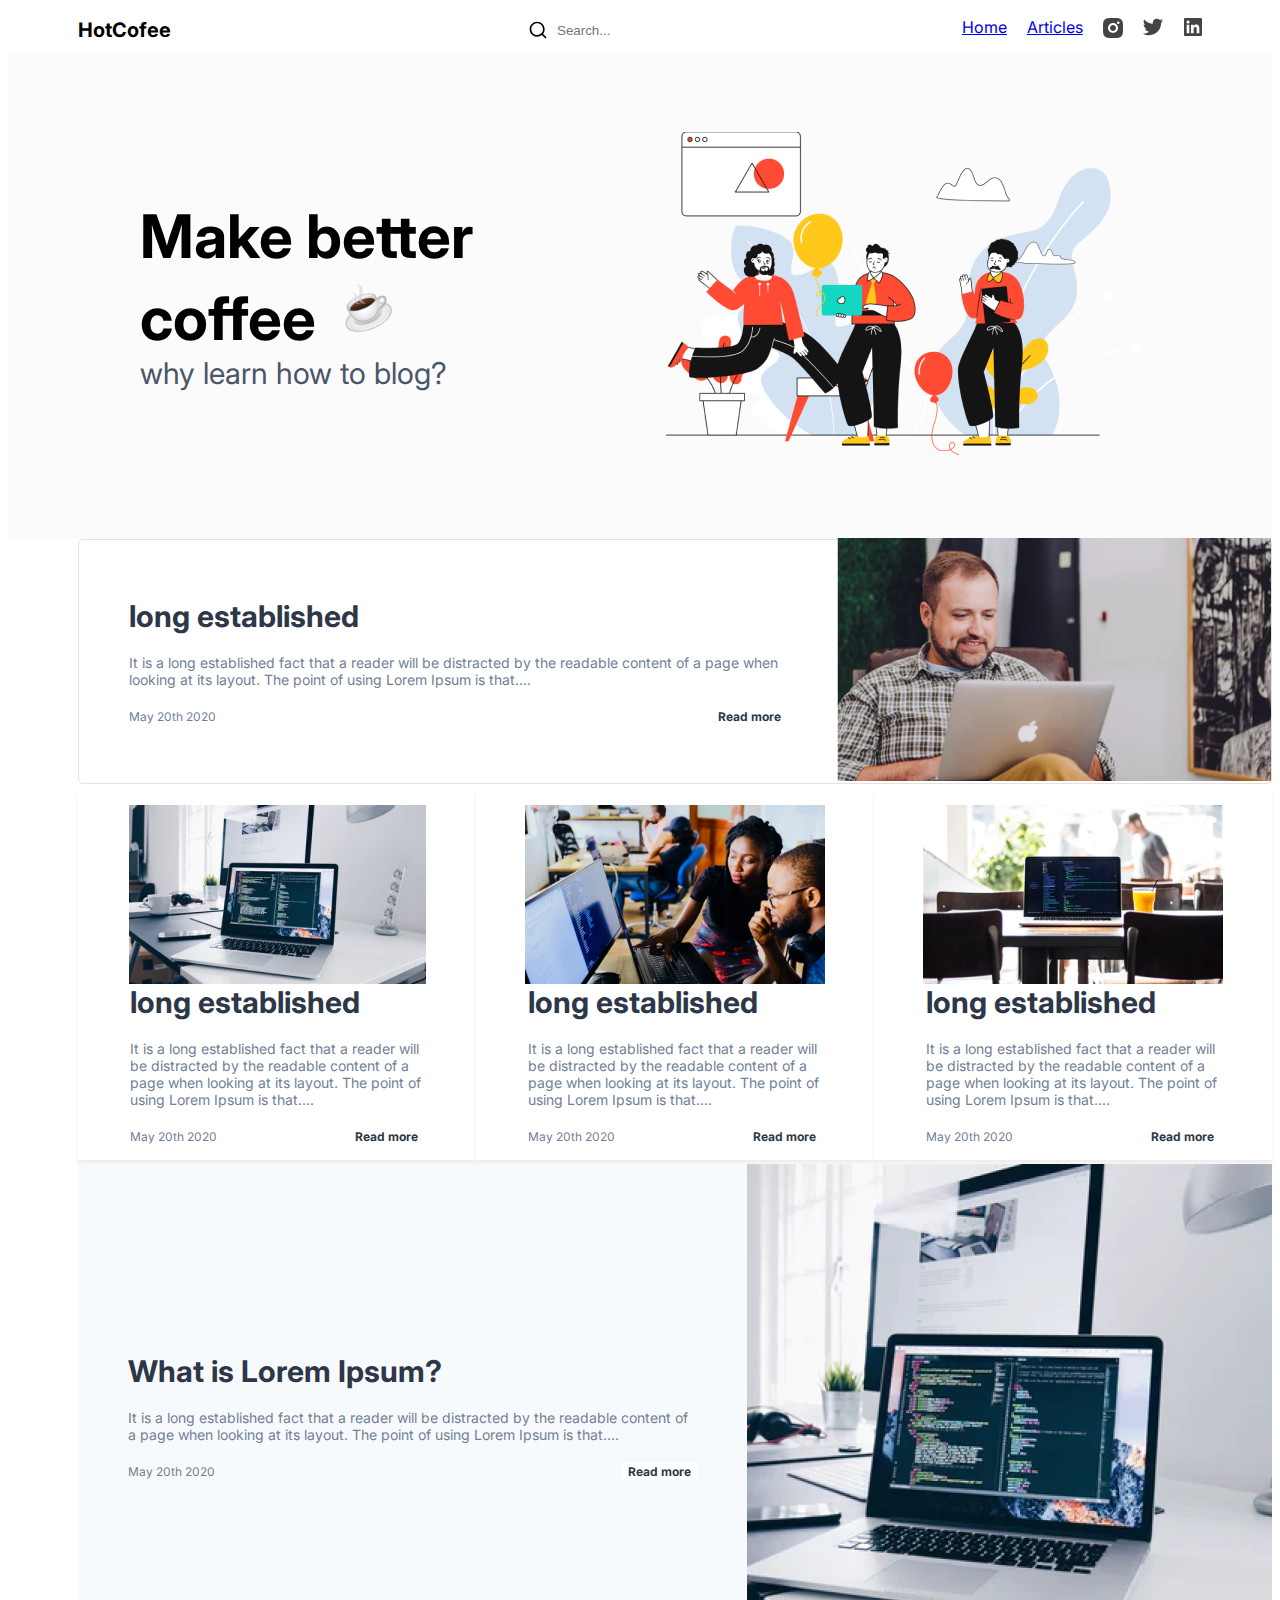
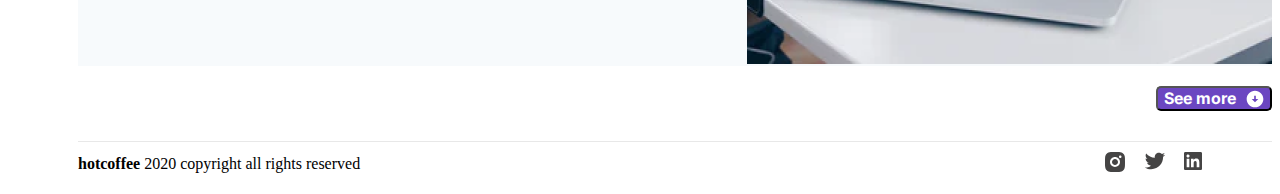
<file: index.html>
<!DOCTYPE html>
<html lang="en">

<head>
  <meta charset="UTF-8" />
  <meta http-equiv="X-UA-Compatible" content="IE=edge" />
  <meta name="viewport" content="width=device-width, initial-scale=1.0" />
  <title>HotCofee</title>

  <link rel="preconnect" href="https://fonts.googleapis.com">
  <link rel="preconnect" href="https://fonts.gstatic.com" crossorigin>
  <link href="https://fonts.googleapis.com/css2?family=Inter:wght@400;700&family=Open+Sans&display=swap"
    rel="stylesheet">
  <link rel="stylesheet" href="style.css" />
</head>

<body>
  <header class="header_navigation">
    <div class="HotCofee">
      <div>HotCofee </div>
    </div>

    <form class="search_text">
      <img src="img/search.svg" alt="logo_search" />
      <input type="text" name=text" class="search_in" placeholder="Search...">
    </form>

    <div class="nav">
      <a class="Home" href="https://www.linkedin.com/in/vitaliy-zamirovskiy-95bba2bb">Home</a>
      <a class="Articles" href="#">Articles</a>
      <a><img src="img/insta.svg" alt="logo_instagram" /></a>
      <a><img src="img/twitter.svg" alt="logo_twitter" /></a>
      <a><img src="img/linkedln.svg" alt="logo_linkedln" /></a>
    </div>
  </header>

  <main>
    <div class="main_navigation rectanglr">
      <div class="first_blog">
        <article class="coffe_text1 ">Make better coffee <img class="coffe_img" src="img/cup_of_coffe.png" alt="coffee">
        </article>
        <article class="coffe_text2">why learn how to blog?</article>
      </div>

      <div>
        <img class="main_image" src="img/croods 1.png" alt="croods">
      </div>
    </div>

    <div class="all_rectangle">

      <div class="rectangle1">
        <div class="all_text">
          <article class="block_header_text">long established</article>
          <article class="block_text">It is a long established fact that a reader will be distracted by the readable
            content of a page when
            looking at its layout. The point of using Lorem Ipsum is that....</article>
          <div class="but">
            <article class="date_text">May 20th 2020</article>
            <button class="button_text" name="button">Read more</button>
          </div>
        </div>
        <div><img src="img/image 1.png" alt="image1"></div>
      </div>

      <div class="rectangle2">
        <div class="sm_block">
          <img src="img/image 3.png" alt="image3">
          <div class="all_text">
            <article class="block_header_text">long established</article>
            <article class="block_text">It is a long established fact that a reader will be distracted by the readable
              content of a page
              when
              looking at its layout. The point of using Lorem Ipsum is that....</article>
            <div class="but">
              <article class="date_text">May 20th 2020</article>
              <button class="button_text" name="button">Read more</button>
            </div>
          </div>
        </div>

        <div class="sm_block">
          <img src="img/image 4.png" alt="image4">
          <div class="all_text">
            <article class="block_header_text">long established</article>
            <article class="block_text">It is a long established fact that a reader will be distracted by the readable
              content of a page
              when
              looking at its layout. The point of using Lorem Ipsum is that....</article>
            <div class="but">
              <article class="date_text">May 20th 2020</article>
              <button class="button_text" name="button">Read more</button>
            </div>
          </div>
        </div>

        <div class="sm_block">
          <img src="img/image 5.png" alt="image5">
          <div class="all_text">
            <article class="block_header_text">long established</article>
            <article class="block_text">It is a long established fact that a reader will be distracted by the readable
              content of a page
              when
              looking at its layout. The point of using Lorem Ipsum is that....</article>
            <div class="but">
              <article class="date_text">May 20th 2020</article>
              <button class="button_text" name="button">Read more</button>
            </div>
          </div>
        </div>

      </div>

      <div class="rectangle3">
        <div class="all_text">
          <article class="block_header_text">What is Lorem Ipsum?</article>
          <article class="block_text">It is a long established fact that a reader will be distracted by the readable
            content of a page
            when
            looking at its layout. The point of using Lorem Ipsum is that....</article>
          <div class="but">
            <article class="date_text">May 20th 2020</article>
            <button class="button_text" name="button">Read more</button>
          </div>
        </div>
        <div>
          <img src="img/image 7.png" alt="image7">
        </div>

      </div>

      <form class="btn_see_more" action="details.html" target="_blank">
        <button class="button_end" name="button">See more
          <img style="padding-left: 10px;" src="img/Vector.svg" alt="See more"></button>
      </form>

    </div>
  </main>

  <footer>
    <div class="header_navigation">
      <div><b>hotcoffee</b> 2020 copyright all rights reserved</div>
      <div class="footer_nav">
        <a><img src="img/insta.svg" alt="logo_instagram" /></a>
        <a><img src="img/twitter.svg" alt="logo_twitter" /></a>
        <a><img src="img/linkedln.svg" alt="logo_linkedln" /></a>
      </div>
    </div>
  </footer>
</body>

</html>
</file>
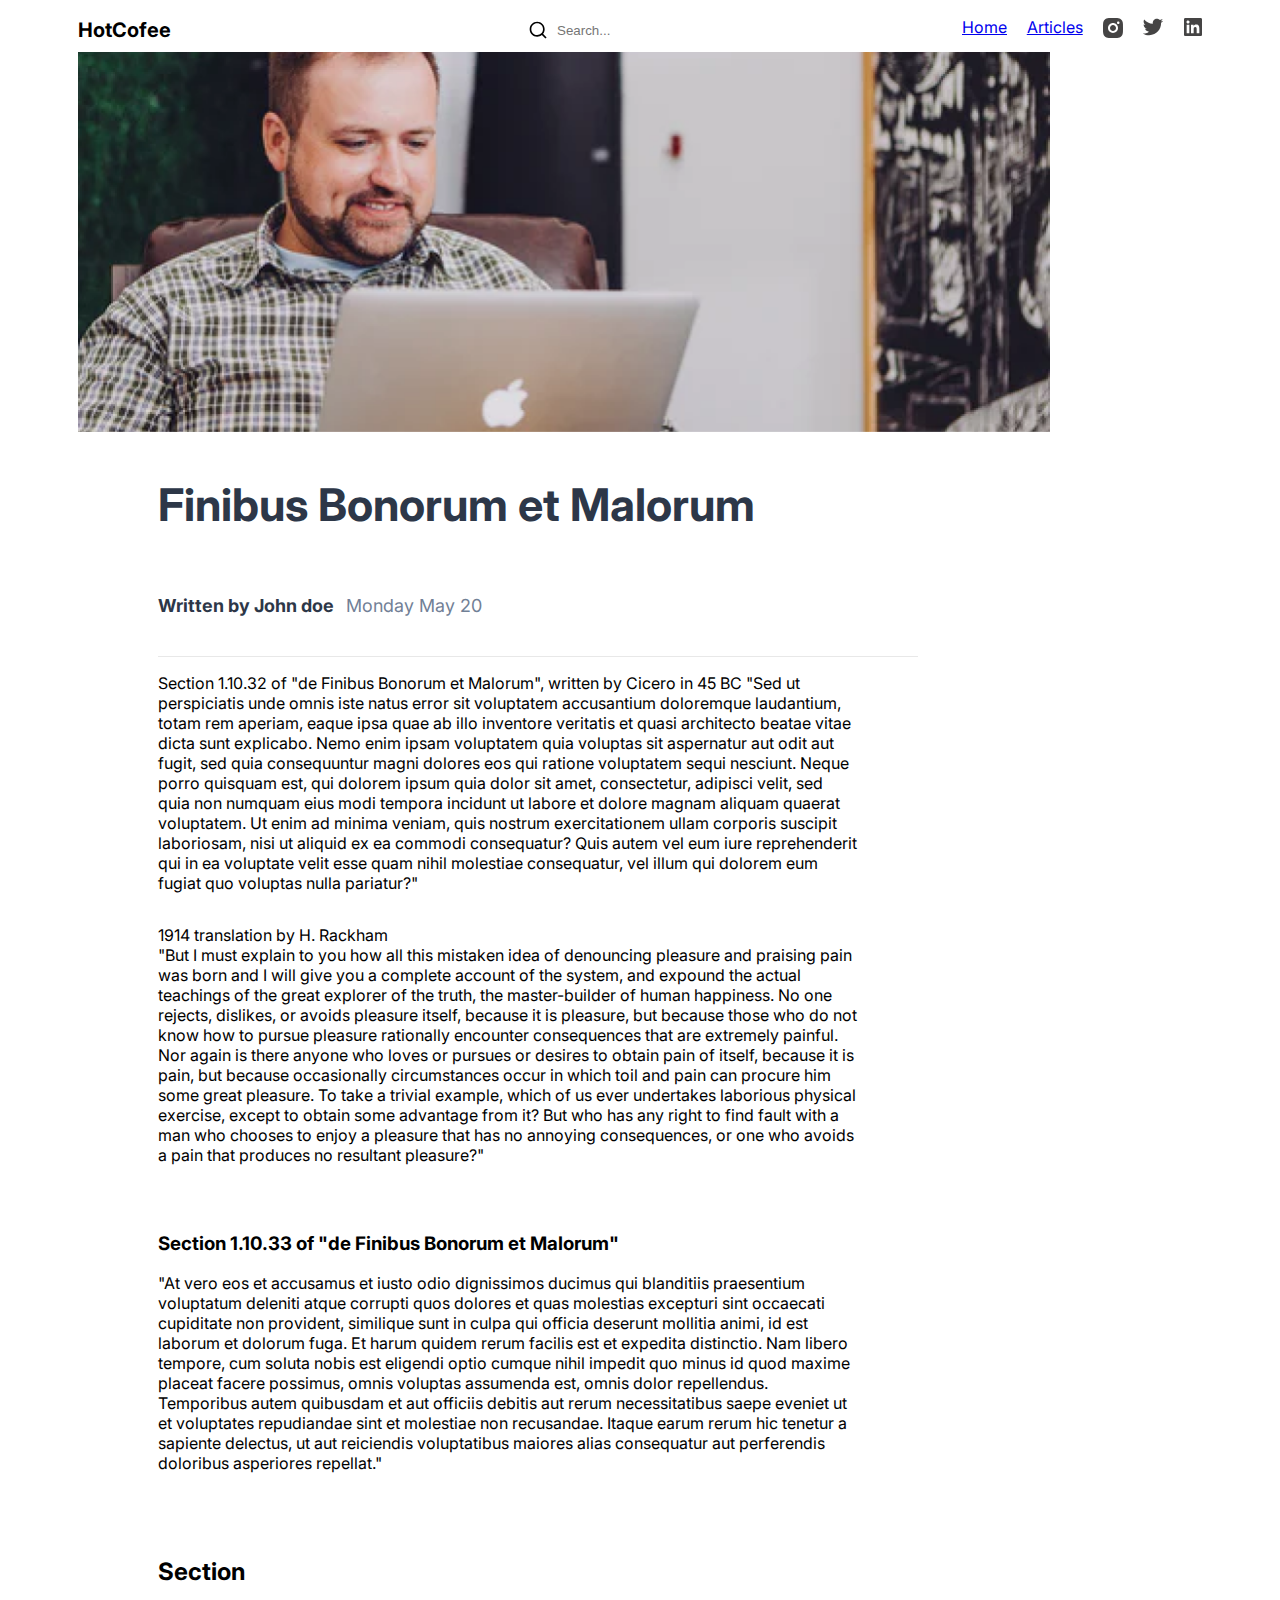
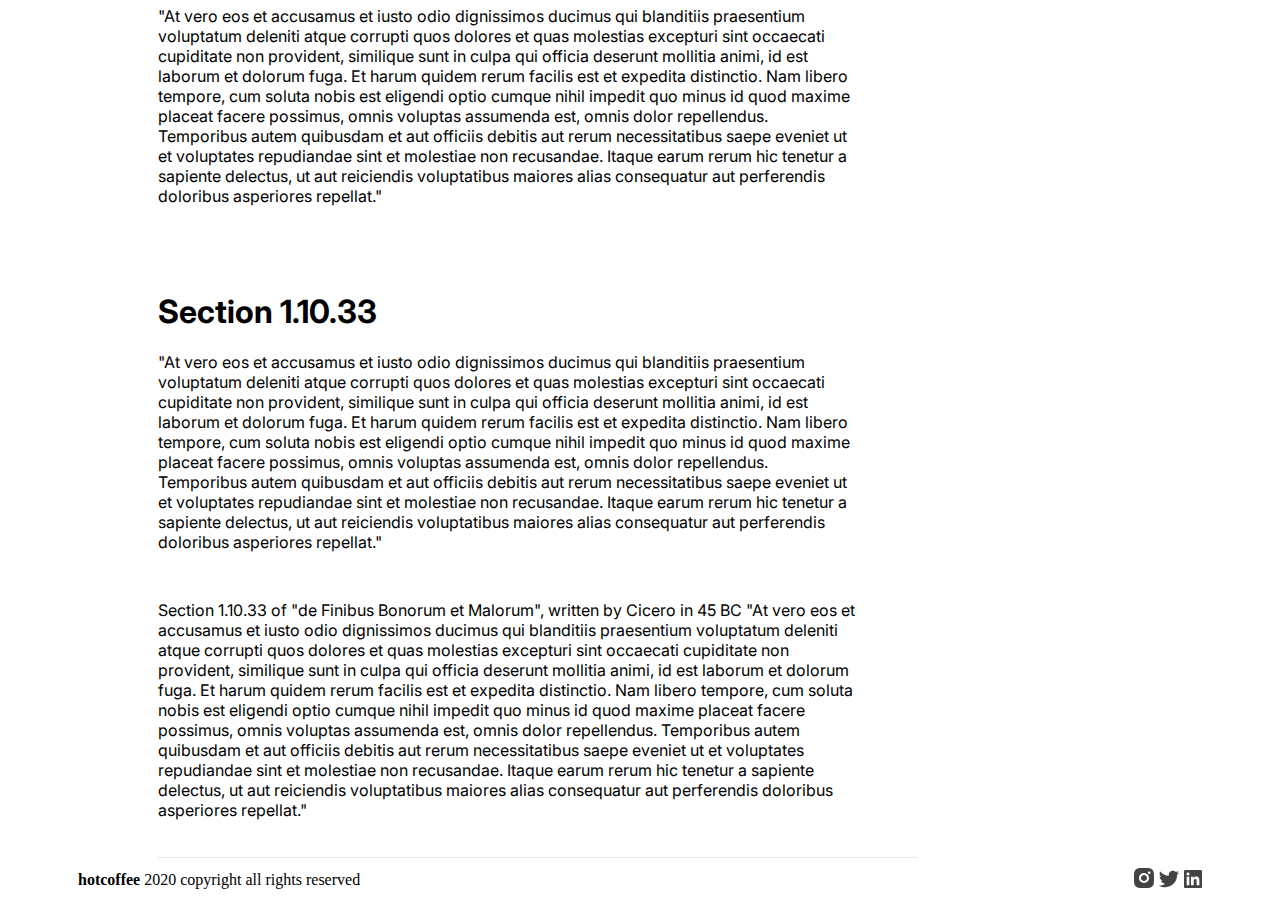
<file: details.html>
<!DOCTYPE html>
<html lang="en">

<head>
    <meta charset="UTF-8" />
    <meta http-equiv="X-UA-Compatible" content="IE=edge" />
    <meta name="viewport" content="width=device-width, initial-scale=1.0" />
    <title>Details</title>
    <link rel="preconnect" href="https://fonts.googleapis.com">
    <link rel="preconnect" href="https://fonts.gstatic.com" crossorigin>
    <link href="https://fonts.googleapis.com/css2?family=Inter:wght@400;700&family=Open+Sans&display=swap"
        rel="stylesheet">
    <link rel="stylesheet" href="style.css" />
</head>

<body>

    <header class="header_navigation">
        <div class="HotCofee">
            <div>HotCofee</div>
        </div>

        <form class="search_text">
            <img src="img/search.svg" alt="logo_search" />
            <input type="text" name=text" class="search_in" placeholder="Search...">
        </form>

        <div class="nav">
            <a class="Home" href="https://www.linkedin.com/in/vitaliy-zamirovskiy-95bba2bb">Home</a>
            <a class="Articles" href="#">Articles</a>
            <a><img src="img/insta.svg" alt="logo_instagram" /></a>
            <a><img src="img/twitter.svg" alt="logo_twitter" /></a>
            <a><img src="img/linkedln.svg" alt="logo_linkedln" /></a>
        </div>
    </header>


    <main>
        <div class="detail_img">
            <img src="img/Minimal Blog (Community)/image 2@2x.png" alt="image2">
        </div>

        <article class="det_text det_arc_text">
            <p>Finibus Bonorum et Malorum</p>
            <!-- <div style="display: flex; align-items:center;"> -->
            <p class="det_autor_text">Written by John doe &nbsp;
                <time class="det_date">Monday May 20</time>
            </p>

            <div class="detail_line" style="padding-left:70;"></div>
            <p>
                Section 1.10.32 of "de Finibus Bonorum et Malorum", written by Cicero
                in 45 BC
                "Sed ut perspiciatis unde omnis iste natus error sit voluptatem accusantium doloremque laudantium, totam
                rem aperiam, eaque ipsa quae ab illo inventore veritatis et quasi architecto beatae vitae dicta sunt
                explicabo. Nemo enim ipsam voluptatem quia voluptas sit aspernatur aut odit aut fugit, sed quia
                consequuntur magni dolores eos qui ratione voluptatem sequi nesciunt. Neque porro quisquam est, qui
                dolorem ipsum quia dolor sit amet, consectetur, adipisci velit, sed quia non numquam eius modi tempora
                incidunt ut labore et dolore magnam aliquam quaerat voluptatem. Ut enim ad minima veniam, quis nostrum
                exercitationem ullam corporis suscipit laboriosam, nisi ut aliquid ex ea commodi consequatur? Quis autem
                vel eum iure reprehenderit qui in ea voluptate velit esse quam nihil molestiae consequatur, vel illum
                qui dolorem eum fugiat quo voluptas nulla pariatur?"</p>

            <p> 1914 translation by H. Rackham<br>
                "But I must explain to you how all this mistaken idea of denouncing pleasure and praising pain was born
                and I will give you a complete account of the system, and expound the actual teachings of the great
                explorer of the truth, the master-builder of human happiness. No one rejects, dislikes, or avoids
                pleasure itself, because it is pleasure, but because those who do not know how to pursue pleasure
                rationally encounter consequences that are extremely painful. Nor again is there anyone who loves or
                pursues or desires to obtain pain of itself, because it is pain, but because occasionally circumstances
                occur in which toil and pain can procure him some great pleasure. To take a trivial example, which of us
                ever undertakes laborious physical exercise, except to obtain some advantage from it? But who has any
                right to find fault with a man who chooses to enjoy a pleasure that has no annoying consequences, or one
                who avoids a pain that produces no resultant pleasure?"</p>

            <p>
                <h3>Section 1.10.33 of "de Finibus Bonorum et Malorum"</h3>

                "At vero eos et accusamus et iusto odio dignissimos ducimus qui blanditiis praesentium voluptatum
                deleniti atque corrupti quos dolores et quas molestias excepturi sint occaecati cupiditate non
                provident, similique sunt in culpa qui officia deserunt mollitia animi, id est laborum et dolorum fuga.
                Et harum quidem rerum facilis est et expedita distinctio. Nam libero tempore, cum soluta nobis est
                eligendi optio cumque nihil impedit quo minus id quod maxime placeat facere possimus, omnis voluptas
                assumenda est, omnis dolor repellendus. Temporibus autem quibusdam et aut officiis debitis aut rerum
                necessitatibus saepe eveniet ut et voluptates repudiandae sint et molestiae non recusandae. Itaque earum
                rerum hic tenetur a sapiente delectus, ut aut reiciendis voluptatibus maiores alias consequatur aut
                perferendis doloribus asperiores repellat."
            </p>

            <p>
                <h2>Section</h2>

                "At vero eos et accusamus et iusto odio dignissimos ducimus qui blanditiis praesentium voluptatum
                deleniti atque corrupti quos dolores et quas molestias excepturi sint occaecati cupiditate non
                provident, similique sunt in culpa qui officia deserunt mollitia animi, id est laborum et dolorum fuga.
                Et harum quidem rerum facilis est et expedita distinctio. Nam libero tempore, cum soluta nobis est
                eligendi optio cumque nihil impedit quo minus id quod maxime placeat facere possimus, omnis voluptas
                assumenda est, omnis dolor repellendus. Temporibus autem quibusdam et aut officiis debitis aut rerum
                necessitatibus saepe eveniet ut et voluptates repudiandae sint et molestiae non recusandae. Itaque earum
                rerum hic tenetur a sapiente delectus, ut aut reiciendis voluptatibus maiores alias consequatur aut
                perferendis doloribus asperiores repellat."
            </p>

            <p>
                <h1>Section 1.10.33</h1> "At vero eos et accusamus et iusto odio dignissimos ducimus qui
                blanditiis
                praesentium voluptatum
                deleniti atque corrupti quos dolores et quas molestias excepturi sint occaecati cupiditate non
                provident, similique sunt in culpa qui officia deserunt mollitia animi, id est laborum et dolorum fuga.
                Et harum quidem rerum facilis est et expedita distinctio. Nam libero tempore, cum soluta nobis est
                eligendi optio cumque nihil impedit quo minus id quod maxime placeat facere possimus, omnis voluptas
                assumenda est, omnis dolor repellendus. Temporibus autem quibusdam et aut officiis debitis aut rerum
                necessitatibus saepe eveniet ut et voluptates repudiandae sint et molestiae non recusandae. Itaque earum
                rerum hic tenetur a sapiente delectus, ut aut reiciendis voluptatibus maiores alias consequatur aut
                perferendis doloribus asperiores repellat."
            </p>
            <p> Section 1.10.33 of "de Finibus Bonorum et Malorum", written by Cicero in 45 BC
                "At vero eos et accusamus et iusto odio dignissimos ducimus qui blanditiis praesentium voluptatum
                deleniti atque corrupti quos dolores et quas molestias excepturi sint occaecati cupiditate non
                provident, similique sunt in culpa qui officia deserunt mollitia animi, id est laborum et dolorum fuga.
                Et harum quidem rerum facilis est et expedita distinctio. Nam libero tempore, cum soluta nobis est
                eligendi optio cumque nihil impedit quo minus id quod maxime placeat facere possimus, omnis voluptas
                assumenda est, omnis dolor repellendus. Temporibus autem quibusdam et aut officiis debitis aut rerum
                necessitatibus saepe eveniet ut et voluptates repudiandae sint et molestiae non recusandae. Itaque earum
                rerum hic tenetur a sapiente delectus, ut aut reiciendis voluptatibus maiores alias consequatur aut
                perferendis doloribus asperiores repellat."</p>

            <div class="detail_line"></div>
        </article>
    </main>

    <footer>
        <div class=" header_navigation">
            <div><b>hotcoffee</b> 2020 copyright all rights reserved</div>
            <div class="z1">
                <img src="img/insta.svg" class="insta" alt="logo_instagram" />
                <img src="img/twitter.svg" alt="logo_twitter" class="twitter" />
                <img src="img/linkedln.svg" alt="logo_linkedln" class="linkkedln" />
            </div>
        </div>
    </footer>
</body>

</html>
</file>
<file: style.css>
.nav {
    width: 240px;
    justify-content: space-between;
    display: flex;
}
.footer_nav {
    width: 97px;
    justify-content: space-between;
    display: flex;
}

.first_blog {
    display: flex;
    flex-direction: column;
    align-items: baseline;
}

.header_search {
    display: flex;
    flex-direction: row;
    align-items: center;
    justify-content: space-between;
}

.menu_logo {
    padding: 15px 70px;
    display: flex;
    justify-content: space-between;
    align-items: center;

    border-width: 1;
    border-color: black;
    border-style: solid;
}

.header_navigation {
    display: flex;
    padding: 10px 70px;
    flex-direction: row;
    justify-content: space-between;
    align-items: center;
    max-width: 1280px;
    min-width: 742px;
}
.main_navigation {
    display: flex;
    padding: 10px 70px;
    flex-direction: row;
    justify-content: space-around;
    align-items: center;
    max-width: 1280px;
    min-width: 742px;
}

.main_image {
    width: 476px;
    height: 323px;
}

.HotCofee {
    font-family: "Inter";
    font-style: normal;
    font-weight: 700;
    font-size: 20px;
    line-height: 24px;
    color: #000000;
}

.Home {
    font-family: "Inter";
    font-style: normal;
    font-weight: 400;
    font-size: 16px;
    line-height: 19px;
}

.Articles {
    font-family: "Inter";
    font-style: normal;
    font-weight: 400;
    font-size: 16px;
    line-height: 19px;
}

.search_text {
    width: 75px;
    justify-content: space-between;
    display: flex;
    align-items: center;

    font-family: "Inter";
    font-style: normal;
    font-weight: 400;
    font-size: 16px;
    line-height: 19px;
    color: #718096;
}

.rectanglr {
    height: 467px;
    left: 0px;
    top: 30px;
    border-radius: 0px;

    background: #fbfbfb;
}

.search_in {
    border: 0;
    padding-left: 10px;
}

.coffe_text1 {
    width: 400px;
    font-family: Inter;
    font-size: 60px;
    font-weight: 700;
    line-height: 73px;
    letter-spacing: 0em;
    text-align: left;
}

.coffe_text2 {
    font-family: "Inter";
    font-style: normal;
    font-weight: 400;
    font-size: 30px;
    line-height: 36px;
    color: #4a5568;
}

.coffe_img {
    height: 66.99999864613048px;
    width: 69.99999858550945px;
    left: 322.608154296875px;
    top: 220.56390380859375px;
    border-radius: 0px;
}

.rectangle1 {
    height: 243px;
    border-radius: 5px;
    display: flex;
    flex-direction: row;
    align-items: center;
    border: 1px solid #e2e2e2;
    min-width: 742px;
}

.rectangle2 {
    height: 382px;
    border-radius: 5px;
    display: flex;
    flex-direction: row;
    align-items: center;
    min-width: 742px;
}

.sm_block {
    background: #ffffff;
    box-shadow: 0px 4px 4px rgba(192, 189, 189, 0.25);
    display: flex;
    flex-direction: column;
    align-items: center;
    padding: 15px;
}

.rectangle3 {
    height: 500px;
    border-radius: 0px;

    display: flex;
    flex-direction: row;
    align-items: center;
    background: #f7fafc;
    min-width: 742px;
}

.all_rectangle {
    display: flex;
    flex-direction: column;
    max-width: 1280px;
    padding-left: 70px;
}

.all_text {
    display: flex;
    flex-direction: column;
    width: 80%;
    align-items: flex-start;
    padding: 0px 50px;
}

.block_header_text {
    font-family: "Inter";
    font-style: normal;
    font-weight: 700;
    font-size: 30px;
    line-height: 36px;
    color: #2d3748;
}

.block_text {
    font-family: "Inter";
    font-style: normal;
    font-weight: 400;
    font-size: 14px;
    line-height: 17px;
    padding: 20px 0px;
    color: #718096;
}

.date_text {
    font-family: "Inter";
    font-style: normal;
    font-weight: 400;
    font-size: 12px;
    line-height: 15px;
    color: #718096;
}

.button_text {
    font-family: "Inter";
    font-style: normal;
    font-weight: 700;
    font-size: 12px;
    line-height: 15px;

    border: 0px;
    background-color: #ffffff;
    color: #2d3748;
}

.but {
    display: flex;
    justify-content: space-between;
    align-items: center;
    width: 100%;
}

.button_end {
    background: #6b46c1;
    border-radius: 5px;

    font-family: "Inter";
    font-style: normal;
    font-weight: 700;
    font-size: 16px;
    line-height: 19px;

    color: #ffffff;
    display: flex;
    align-items: center;
    flex-direction: row;
}

.btn_see_more {
    display: flex;
    justify-content: end;
    min-width: 742px;
    padding-top: 20px;

    font-size: 200%; /* Размер шрифта */
    border-bottom: 1px solid #e8e8e8; /* Параметры линии под текстом */
    font-weight: normal; /* Убираем жирное начертание */
    padding-bottom: 30px; /* Расстояние от текста до линии */
}

.detail_img {
    height: 380px;
    width: 973px;
    border-radius: 0px;
    display: flex;
    padding: 0px 70px;
}

.detail_line {
    display: flex;
    justify-content: end;
    min-width: 742px;
    width: 760px;
    padding-top: 20px;

    font-size: 200%; /* Размер шрифта */
    border-bottom: 1px solid #e8e8e8; /* Параметры линии под текстом */
    font-weight: normal; /* Убираем жирное начертание */
    padding-bottom: 1px; /* Расстояние от текста до линии */
}

.det_text {
    display: flex;
    flex-direction: column;

    justify-content: flex-start;
    padding-left: 150px;
    font-family: "Inter";
}

.det_arc_text {
    width: 700px;
}

p:first-child {
    font-family: "Inter";
    font-style: normal;
    font-weight: 700;
    font-size: 45px;
    /* line-height: 54px; */
    /* padding-bottom: 20px; */
    color: #2d3748;
    /* color: #e61151; */
}

.det_header_text {
    font-family: "Inter";
    font-style: normal;
    font-weight: 700;
    font-size: 45px;
    line-height: 54px;
    padding-bottom: 20px;
    color: #2d3748;
}

.det_autor_text {
    font-family: "Inter";
    font-style: normal;
    font-weight: 700;
    font-size: 18px;
    line-height: 22px;
    color: #2d3748;
}

.det_date {
    font-family: "Inter";
    font-style: normal;
    font-weight: 400;
    font-size: 18px;
    line-height: 22px;
    color: #718096;
}

a:hover {
    cursor: pointer;
}
</file>
